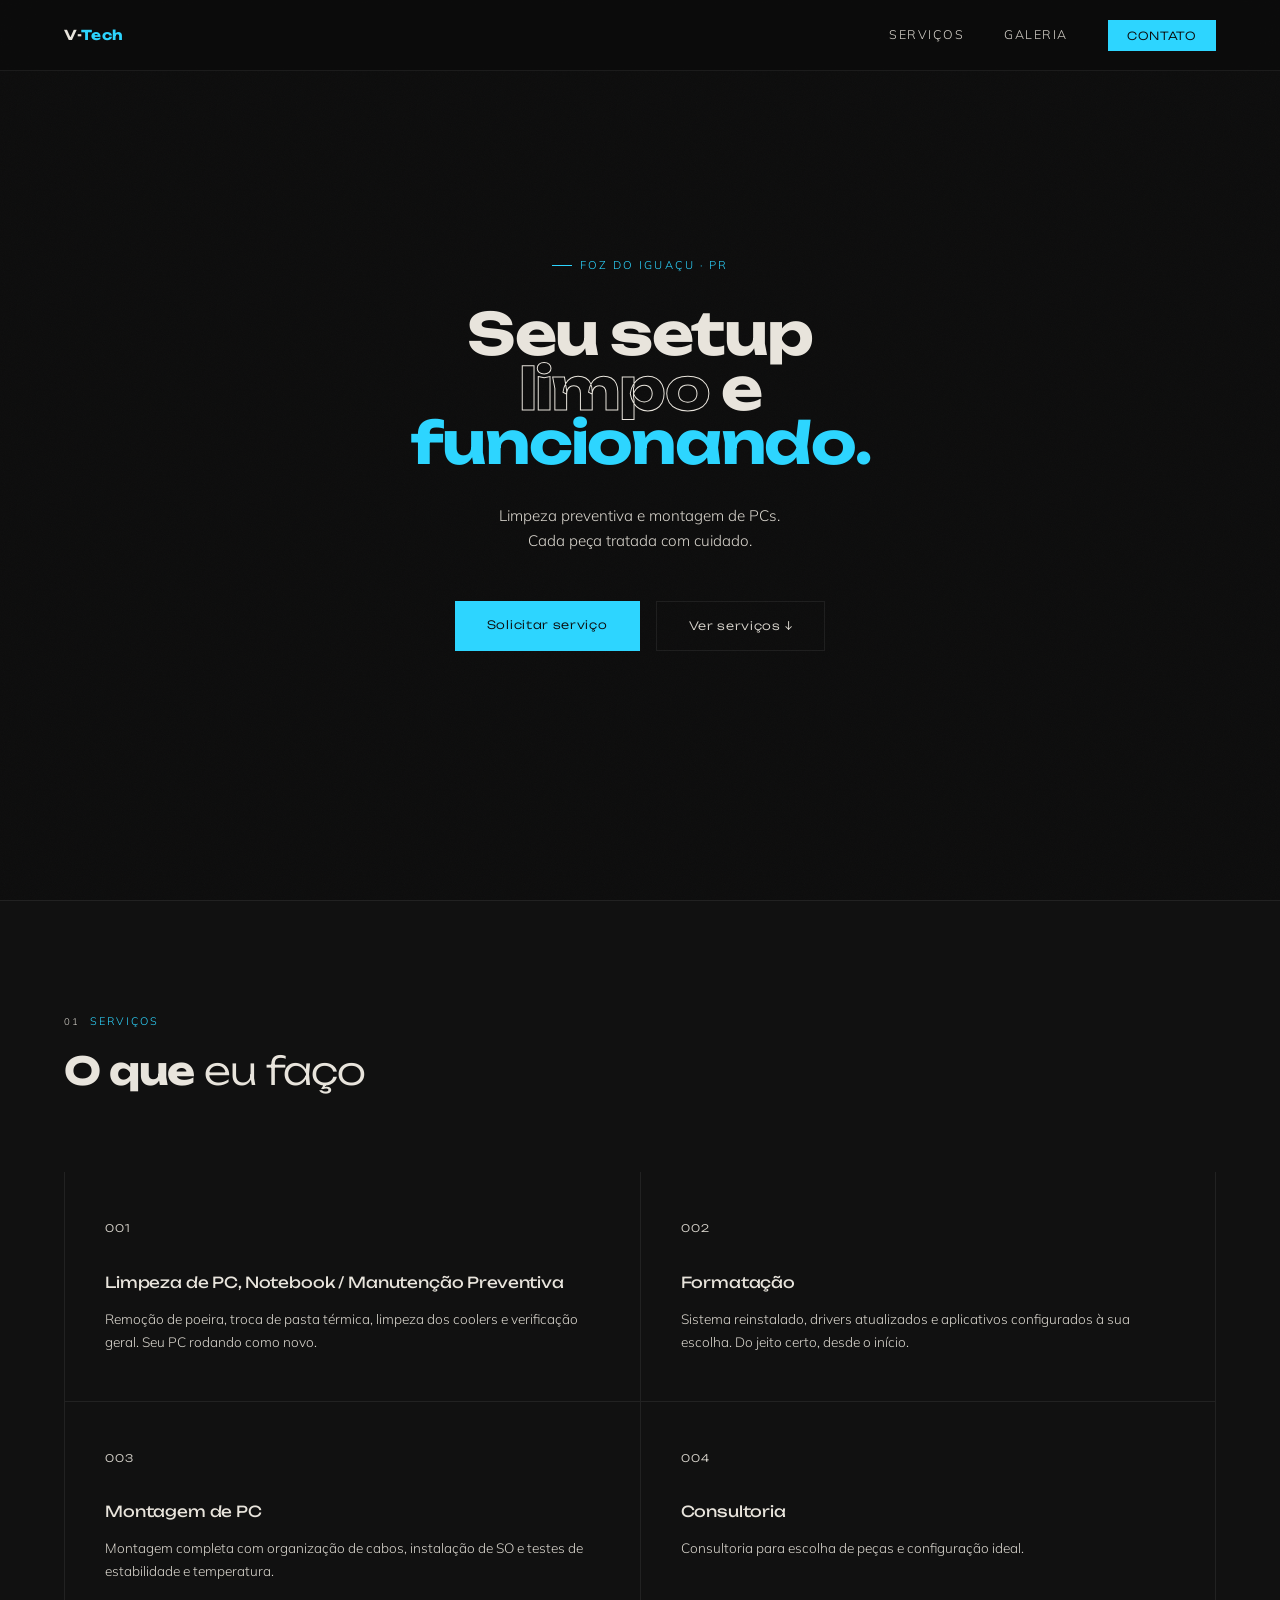
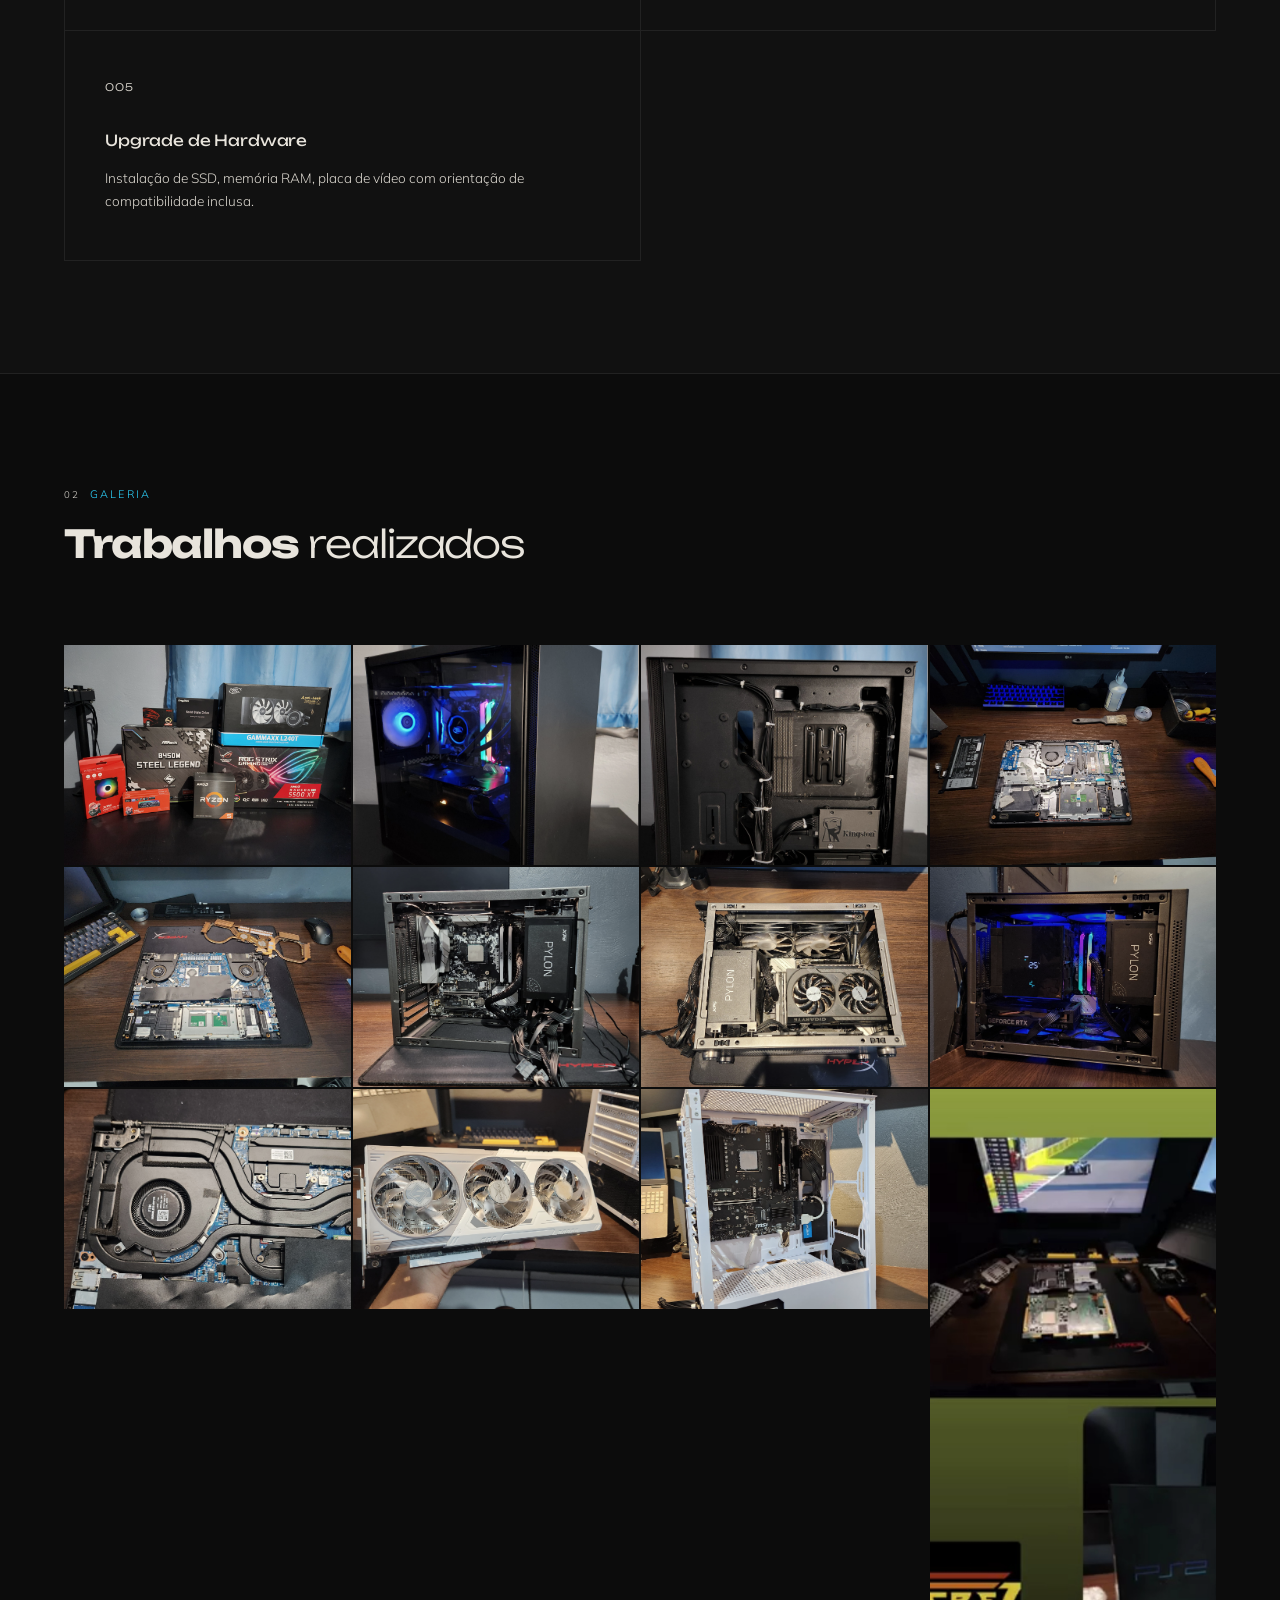
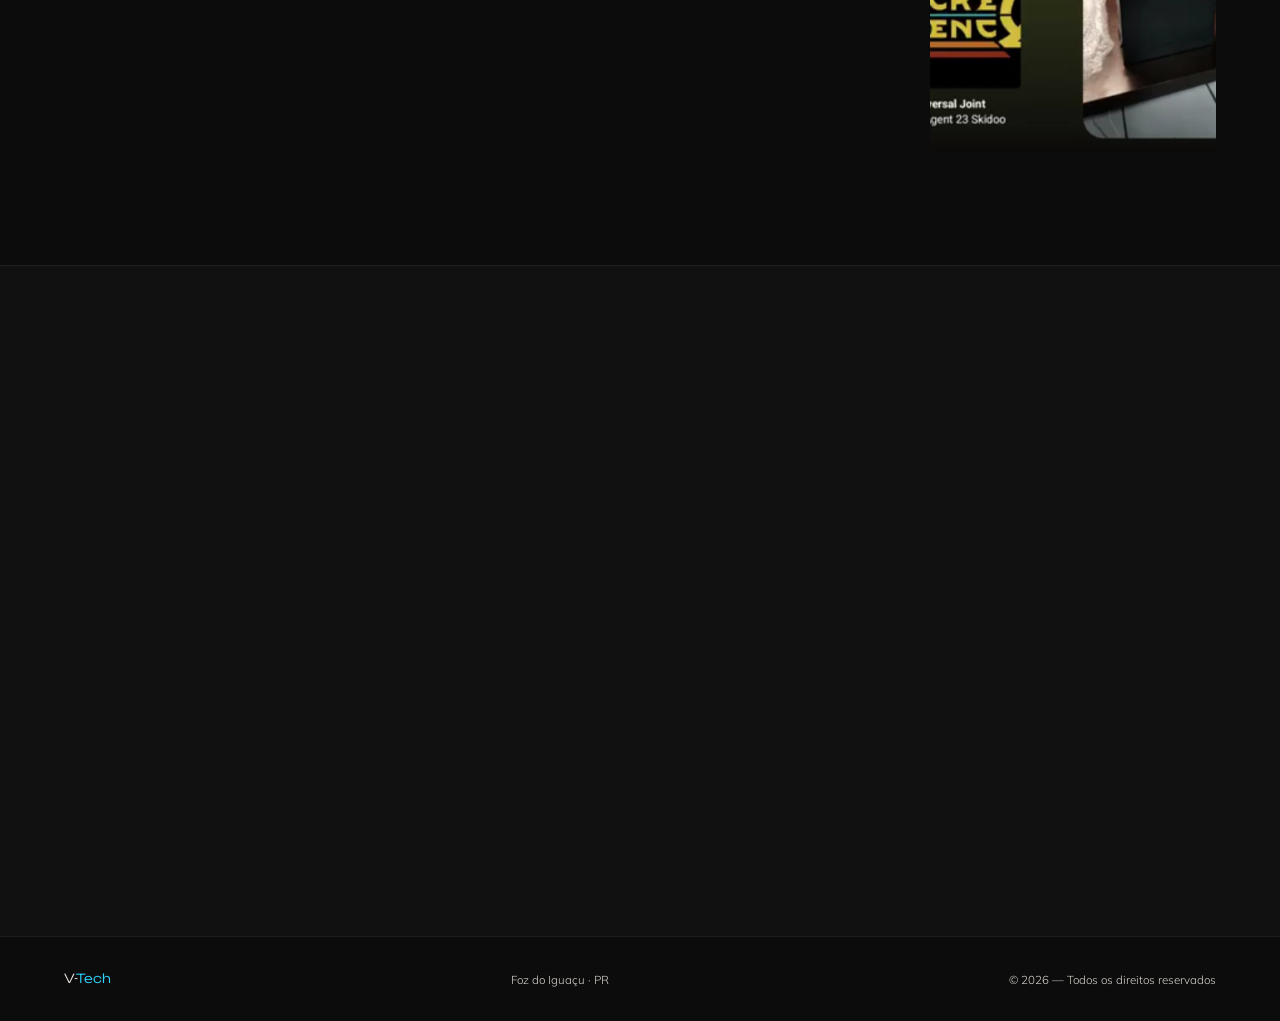
<file: index.html>
<!DOCTYPE html>
<html lang="pt-BR">
<head>
  <meta charset="UTF-8">
  <meta name="viewport" content="width=device-width, initial-scale=1.0">
  <title>V-Tech — Limpeza & Montagem</title>
  <link rel="icon" type="image/png" href="images/logo.png">
  <link rel="preconnect" href="https://fonts.googleapis.com">
  <link href="https://fonts.googleapis.com/css2?family=Unbounded:wght@300;400;700&family=Mulish:wght@300;400;500&display=swap" rel="stylesheet">
  <style>
    :root {
      --bg:       #0c0c0c;
      --bg2:      #111111;
      --bg3:      #161616;
      --line:     rgba(255,255,255,.07);
      --text:     #e8e4dc;
      --muted:    rgba(232, 228, 220, 0.932);
      --accent:   #2dd5ff;
      --accent2:  #00e5b0;
      --radius:   2px;
    }

    *, *::before, *::after { box-sizing: border-box; margin: 0; padding: 0; }
    html { scroll-behavior: smooth; }

    body {
      background: var(--bg);
      color: var(--text);
      font-family: 'Mulish', sans-serif;
      font-weight: 300;
      font-size: 15px;
      line-height: 1.65;
      overflow-x: hidden;
    }



    /* NAV */
    nav {
      position: fixed; top: 0; left: 0; right: 0; z-index: 100;
      display: flex; align-items: center; justify-content: space-between;
      padding: 1.4rem 5%;
      border-bottom: 1px solid var(--line);
      background: rgba(12,12,12,.8);
      backdrop-filter: blur(16px);
    }
    .logo {
      font-family: 'Unbounded', sans-serif;
      font-weight: 700; font-size: .85rem; letter-spacing: .05em;
      color: var(--text); text-decoration: none;
    }
    .logo span { color: var(--accent); }
    nav ul { list-style: none; display: flex; gap: 2.5rem; }
    nav a:not(.logo) {
      color: var(--muted); text-decoration: none; font-size: .78rem;
      letter-spacing: .12em; text-transform: uppercase;
      transition: color .2s;
    }
    nav a:not(.logo):hover { color: var(--text); }
    .nav-cta {
      font-family: 'Unbounded', sans-serif; font-size: .7rem !important;
      color: var(--bg) !important; background: var(--accent);
      padding: .55rem 1.2rem; letter-spacing: .06em !important;
    }
    .nav-cta:hover { background: #25D366; color: var(--bg) !important; }

    /* HERO */
    #hero {
      min-height: 100vh;
      display: flex;
      align-items: center;
      justify-content: center;
      text-align: center;
      padding: 0 5%;
      position: relative; overflow: hidden;
    }
    .hero-noise {
      position: absolute; inset: 0; z-index: 0; opacity: .025;
      background-image: url("data:image/svg+xml,%3Csvg viewBox='0 0 256 256' xmlns='http://www.w3.org/2000/svg'%3E%3Cfilter id='n'%3E%3CfeTurbulence type='fractalNoise' baseFrequency='.9' numOctaves='4' stitchTiles='stitch'/%3E%3C/filter%3E%3Crect width='100%25' height='100%25' filter='url(%23n)'/%3E%3C/svg%3E");
      background-size: 200px;
    }
    .hero-line {
      position: absolute; top: 0; bottom: 0; left: 50%;
      width: 1px; background: var(--line); z-index: 0;
    }
    .hero-left { position: relative; z-index: 1; }
    .hero-tag {
      display: inline-flex; align-items: center; gap: .5rem;
      font-size: .7rem; letter-spacing: .18em; text-transform: uppercase;
      color: var(--accent); margin-bottom: 2rem; justify-content: center;
    }
    .hero-tag::before { content: ''; width: 20px; height: 1px; background: var(--accent); }
    h1 {
      font-family: 'Unbounded', sans-serif;
      font-size: clamp(2.4rem, 4.5vw, 5rem);
      font-weight: 700; line-height: .95;
      letter-spacing: -.03em;
    }
    h1 .outline { -webkit-text-stroke: 1px var(--text); color: transparent; }
    h1 .accent { color: var(--accent); }
    .hero-desc { color: var(--muted); max-width: 480px; margin: 2rem auto 0; font-size: .95rem; }
    .hero-actions { display: flex; gap: 1rem; margin-top: 3rem; flex-wrap: wrap; justify-content: center; }
    .btn {
      font-family: 'Unbounded', sans-serif; font-size: .72rem;
      letter-spacing: .06em; text-decoration: none; padding: .9rem 2rem;
      transition: all .2s; display: inline-block;
    }
    .btn-solid { background: var(--accent); color: var(--bg); }
    .btn-solid:hover { background: #00ffff; transform: translateY(-2px); }
    .btn-ghost { border: 1px solid var(--line); color: var(--muted); }
    .btn-ghost:hover { border-color: rgba(255,255,255,.25); color: var(--text); }
 
    .hero-right {
      position: relative; z-index: 1;
      display: flex; flex-direction: column; gap: 0;
    }
    .hero-stat {
      display: flex; align-items: center; justify-content: space-between;
      padding: 1.6rem 0; border-bottom: 1px solid var(--line);
    }
    .hero-stat:first-child { border-top: 1px solid var(--line); }
    .stat-num {
      font-family: 'Unbounded', sans-serif;
      font-size: clamp(2rem, 3.5vw, 3.5rem);
      font-weight: 300; color: var(--text); letter-spacing: -.04em;
    }
    .stat-num span { color: var(--accent); }
    .stat-label { color: var(--muted); font-size: .8rem; text-align: right; max-width: 140px; }
 

    /* SECTIONS */
    section { padding: 7rem 5%; }
    .sec-header { margin-bottom: 5rem; }
    .sec-tag {
      font-size: .68rem; letter-spacing: .2em; text-transform: uppercase;
      color: var(--accent); display: flex; align-items: center; gap: .6rem;
      margin-bottom: 1.2rem;
    }
    .sec-tag::before { content: '01'; color: var(--muted); font-size: .6rem; }
    .sec-tag.t2::before { content: '02'; }
    .sec-tag.t3::before { content: '03'; }
    h2 {
      font-family: 'Unbounded', sans-serif;
      font-size: clamp(1.8rem, 3vw, 3rem);
      font-weight: 300; letter-spacing: -.03em; line-height: 1.1;
    }
    h2 strong { font-weight: 700; }

    /* SERVIÇOS */
    #servicos { background: var(--bg2); border-top: 1px solid var(--line); border-bottom: 1px solid var(--line); }
    .services-grid {
      display: grid; grid-template-columns: repeat(2, 1fr);
      border-left: 1px solid var(--line);
    }
    .service-item {
      padding: 3rem 2.5rem;
      border-right: 1px solid var(--line);
      border-bottom: 1px solid var(--line);
      position: relative; overflow: hidden;
      transition: background .3s;
    }
    .service-item::after {
      content: ''; position: absolute;
      bottom: 0; left: 0; right: 0; height: 2px;
      background: var(--accent); transform: scaleX(0); transform-origin: left;
      transition: transform .4s cubic-bezier(.16,1,.3,1);
    }
    .service-item:hover { background: var(--bg3); }
    .service-item:hover::after { transform: scaleX(1); }
    .service-num {
      font-family: 'Unbounded', sans-serif;
      font-size: .65rem; color: var(--muted); letter-spacing: .1em; margin-bottom: 2rem;
    }
    .service-icon { font-size: 1.6rem; margin-bottom: 1.5rem; display: block; line-height: 1; }
    .service-item h3 {
      font-family: 'Unbounded', sans-serif;
      font-size: .95rem; font-weight: 400; letter-spacing: -.01em; margin-bottom: .75rem;
    }
    .service-item p { color: var(--muted); font-size: .85rem; line-height: 1.7; }
    .service-price {
      display: inline-block; margin-top: 1.5rem;
      font-family: 'Unbounded', sans-serif; font-size: .7rem;
      color: var(--accent2); letter-spacing: .06em;
    }

    /* GALERIA */
    #galeria { background: var(--bg); }
    .gallery-grid {
      display: grid;
      grid-template-columns: repeat(4, 1fr);
      grid-auto-rows: 220px;
      gap: 2px;
    }
    .gallery-item {
      background: var(--bg3); position: relative; overflow: hidden;
    }
    .gallery-item.wide { grid-column: span 1; }
    .gallery-item.tall { grid-row: span 3; }
    .gallery-item img {
      width: 100%; height: 100%; object-fit: cover;
      transition: transform .6s cubic-bezier(.16,1,.3,1), filter .4s;
      filter: grayscale(20%);
    }
    .gallery-item:hover img { transform: scale(1.06); filter: grayscale(0%); }
    .gallery-placeholder {
      width: 100%; height: 100%;
      display: flex; flex-direction: column;
      align-items: center; justify-content: center;
      gap: .5rem; color: var(--muted);
      border: 1px dashed var(--line);
      font-size: .7rem; letter-spacing: .1em; text-transform: uppercase;
    }
    .gallery-placeholder svg { opacity: .3; }
    .gallery-overlay {
      position: absolute; inset: 0;
      background: linear-gradient(to top, rgba(12,12,12,.8) 0%, transparent 60%);
      opacity: 0; transition: opacity .3s;
      display: flex; align-items: flex-end; padding: 1.2rem;
    }
    .gallery-item:hover .gallery-overlay { opacity: 1; }
    .gallery-label { font-size: .72rem; letter-spacing: .1em; text-transform: uppercase; }

    /* CONTATO */
    #contato { background: var(--bg2); border-top: 1px solid var(--line); }
    .contato-layout { display: grid; grid-template-columns: 1fr 1.2fr; gap: 6rem; align-items: start; }
    .contato-info p { color: var(--muted); margin-top: 1.5rem; font-size: .9rem; max-width: 340px; line-height: 1.8; }
   .contato-badge {
  margin-top: 2.5rem;
  padding: 2rem;
  border: 1px solid var(--accent); /* Borda na cor principal */
  background: linear-gradient(145deg, rgba(45, 213, 255, 0.05) 0%, rgba(12, 12, 12, 1) 100%);
  display: flex;
  align-items: flex-start;
  gap: 1.2rem;
  position: relative;
  overflow: hidden;
  box-shadow: 0 10px 30px rgba(0, 0, 0, 0.5);
}

.contato-badge::before {
  content: '';
  position: absolute;
  left: 0;
  top: 0;
  height: 100%;
  width: 3px;
  background: var(--accent);
  box-shadow: 0 0 15px var(--accent);
}

.badge-text strong.title {
  display: block;
  color: var(--accent);
  font-family: 'Unbounded', sans-serif;
  font-size: 0.9rem;
  text-transform: uppercase;
  letter-spacing: 0.05em;
  margin-bottom: 0.8rem;
}

.badge-text .schedule-item {
  display: block;
  margin-bottom: 0.5rem;
  font-size: 0.85rem;
  color: var(--text);
}

.badge-text .schedule-item b {
  color: var(--accent2);
  font-weight: 500;
}

    .badge-dot {
      width: 8px; height: 8px; border-radius: 50%;
      background: var(--accent2); flex-shrink: 0;
      box-shadow: 0 0 8px var(--accent2);
      animation: pulse 2s ease-in-out infinite;
    }
    @keyframes pulse { 0%,100%{opacity:1} 50%{opacity:.4} }
    .badge-text { font-size: .75rem; color: var(--muted); line-height: 1.5; }
    .badge-text strong { display: block; color: var(--text); font-size: .8rem; margin-bottom: .15rem; }

    .contato-form { display: flex; flex-direction: column; gap: 0; }
    .filter-label {
      font-size: .68rem; letter-spacing: .16em; text-transform: uppercase;
      color: var(--muted); margin-bottom: 1rem;
    }
    .filter-chips { display: flex; flex-wrap: wrap; gap: .5rem; margin-bottom: 2.5rem; }
    .chip {
      padding: .5rem 1rem; border: 1px solid var(--line); background: transparent;
      color: var(--muted); font-family: 'Mulish', sans-serif;
      font-size: .78rem; letter-spacing: .06em;
      cursor: pointer; transition: all .2s; user-select: none;
    }
    .chip:hover { border-color: rgba(255,255,255,.2); color: var(--text); }
    .chip.active { border-color: var(--accent); background: rgba(200,255,0,.06); color: var(--accent); }

    .form-field { position: relative; margin-bottom: 1px; }
    .form-field input, .form-field textarea {
      width: 100%; background: transparent;
      border: none; border-bottom: 1px solid var(--line);
      color: var(--text); font-family: 'Mulish', sans-serif;
      font-size: .9rem; font-weight: 300;
      padding: 1.2rem 0; outline: none;
      transition: border-color .2s; resize: none;
    }
    .form-field input:focus, .form-field textarea:focus { border-color: var(--accent); }
    .form-field label {
      position: absolute; top: 1.2rem; left: 0;
      font-size: .78rem; letter-spacing: .1em; text-transform: uppercase;
      color: var(--muted); pointer-events: none; transition: all .2s;
    }
    .form-field input:focus ~ label,
    .form-field input:not(:placeholder-shown) ~ label,
    .form-field textarea:focus ~ label,
    .form-field textarea:not(:placeholder-shown) ~ label {
      top: -.8rem; font-size: .65rem; color: var(--accent);
    }
    .form-field textarea { min-height: 100px; }
    .btn-whatsapp {
      display: flex; align-items: center; justify-content: center; gap: .75rem;
      margin-top: 2.5rem; padding: 1.1rem;
      background: var(--accent); color: var(--bg);
      font-family: 'Unbounded', sans-serif; font-size: .75rem;
      letter-spacing: .06em; border: none; cursor: pointer;
      transition: background .2s, transform .2s; width: 100%;
    }
    .btn-whatsapp:hover { background: #25D366; transform: translateY(-2px); }

    /* FOOTER */
    footer {
      padding: 2rem 5%; border-top: 1px solid var(--line);
      display: flex; justify-content: space-between; align-items: center;
      font-size: .72rem; color: var(--muted); flex-wrap: wrap; gap: 1rem;
    }
    .footer-logo { font-family: 'Unbounded', sans-serif; font-size: .78rem; color: var(--text); }
    .footer-logo span { color: var(--accent); }

    /* REVEAL */
    .reveal { opacity: 0; transform: translateY(20px); transition: opacity .7s, transform .7s; }
    .reveal.visible { opacity: 1; transform: none; }

    /* RESPONSIVE */
    @media (max-width: 900px) {
      #hero { grid-template-columns: 1fr; padding-top: 8rem; }
      .hero-line { display: none; }
      .hero-right { margin-top: 3rem; }
      .services-grid { grid-template-columns: 1fr 1fr; }
      .gallery-grid { grid-template-columns: 1fr 1fr; }
      .contato-layout { grid-template-columns: 1fr; gap: 3rem; }
      nav ul { display: none; }
    }
    @media (max-width: 560px) {
      .services-grid { grid-template-columns: 1fr; }
      .gallery-grid { grid-template-columns: 1fr; }
      .gallery-item.wide, .gallery-item.tall { grid-column: span 1; grid-row: span 1; }
    }
  </style>
</head>
<body>

<!-- NAV -->
  <nav>
    <a href="#" class="logo">V-<span>Tech</span></a>
    <ul>
      <li><a href="#servicos">Serviços</a></li>
      <li><a href="#galeria">Galeria</a></li>
      <li><a href="#contato" class="nav-cta">Contato</a></li>
    </ul>
  </nav>

  <!-- HERO -->
  <section id="hero">
    <div class="hero-noise"></div>
 
    <div class="hero-left">
      <div class="hero-tag">Foz do Iguaçu · PR</div>
      <h1>
        Seu setup<br>
        <span class="outline">limpo</span> e<br>
        <span class="accent">funcionando.</span>
      </h1>
      <p class="hero-desc">Limpeza preventiva e montagem de PCs. <br>Cada peça tratada com cuidado.</p>
      <div class="hero-actions">
        <a href="#contato" class="btn btn-solid">Solicitar serviço</a>
        <a href="#servicos" class="btn btn-ghost">Ver serviços ↓</a>
      </div>
    </div>
 
 
  </section>

  <!-- SERVIÇOS -->
  <section id="servicos">
    <div class="sec-header reveal">
      <div class="sec-tag">Serviços</div>
      <h2><strong>O que</strong> eu faço</h2>
    </div>
    <div class="services-grid reveal">
      <div class="service-item">
        <div class="service-num">001</div>
        <h3>Limpeza de PC, Notebook / Manutenção Preventiva</h3>
        <p>Remoção de poeira, troca de pasta térmica, limpeza dos coolers e verificação geral. Seu PC rodando como novo.</p>
        <!--<span class="service-price">A partir de R$ 80</span>-->
      </div>
      <div class="service-item">
        <div class="service-num">002</div>
        <h3>Formatação</h3>
        <p>Sistema reinstalado, drivers atualizados e aplicativos configurados à sua escolha. Do jeito certo, desde o início.</p>
        <!--<span class="service-price">A partir de R$ 80</span>-->
      </div>
      <div class="service-item">
        <div class="service-num">003</div>
        <h3>Montagem de PC</h3>
        <p>Montagem completa com organização de cabos, instalação de SO e testes de estabilidade e temperatura.</p>
        <!--<span class="service-price">A partir de R$ 80</span>-->
      </div>
      <div class="service-item">
        <div class="service-num">004</div>
        <h3>Consultoria</h3>
        <p>Consultoria para escolha de peças e configuração ideal.</p>
        <!--<span class="service-price">A partir de R$ 80</span>-->
      </div>
      <div class="service-item">
        <div class="service-num">005</div>
        <h3>Upgrade de Hardware</h3>
        <p>Instalação de SSD, memória RAM, placa de vídeo com orientação de compatibilidade inclusa.</p>
        <!--<span class="service-price">A partir de R$ 80</span>-->
      </div>
      <!--<div class="service-item">
        <div class="service-num">004</div>
        <span class="service-icon">⚡</span>
        <h3>Diagnóstico</h3>
        <p>Identificação de falhas em hardware, superaquecimento, travamentos e boot. Orçamento antes de qualquer serviço.</p>
        <span class="service-price">A partir de R$ 80</span>
      </div>-->
      <!--<div class="service-item">
        <div class="service-num">006</div>
        <h3>Limpeza de Console</h3>
        <p>PS1, PS2, PS3, PS4, Xbox e mais. Limpeza interna completa, pasta térmica e teste de funcionamento.</p>
        <span class="service-price">A partir de R$ 80</span>
      </div>-->
  </section>

  <!-- GALERIA -->
  <section id="galeria">
    <div class="sec-header reveal">
      <div class="sec-tag t2">Galeria</div>
      <h2><strong>Trabalhos</strong> realizados</h2>
    </div>
    <div class="gallery-grid reveal">
      <div class="gallery-item wide">
        <img src="images/20241009_013959.jpg" alt="">
      </div>
      <div class="gallery-item">
        <img src="images/20241009_011612.jpg" alt="">
      </div>
      <div class="gallery-item">
        <img src="images/20241009_011850.jpg" alt="">
      </div>
       
      <div class="gallery-item">
        <img src="images/20250629_183315.jpg" alt="">
      </div>
      <div class="gallery-item">
        <img src="images/20251228_160811.jpg" alt="">
      </div>
      <div class="gallery-item">
        <img src="images/20260106_203029.jpg" alt="">
      </div>
      <div class="gallery-item">
        <img src="images/20260307_163542.jpg" alt="">
      </div>
      
      <div class="gallery-item">
        <img src="images/20260307_200558.jpg" alt="">
      </div>
      
      <div class="gallery-item">
        <img src="images/20251228_164013.jpg" alt="">
      </div>
      <div class="gallery-item">
        <img src="images/20260217_214838.jpg" alt="">
      </div>
      <div class="gallery-item">
        <img src="images/20260217_215034.jpg" alt="">
      </div>
      <div class="gallery-item tall">
        <img src="images/Screenshot_20260322_231240_Instagram.jpg" alt="">
      </div>
       
    </div>
  </section>

  <!-- CONTATO -->
  <section id="contato">
    <div class="contato-layout">
      <div class="contato-info reveal">
        <div class="sec-tag t3">Contato</div>
        <!--<h2><strong>Vamos</strong><br>conversar</h2>
        <p>Selecione o serviço que precisa, descreva o problema e eu entro em contato pelo WhatsApp com o orçamento.</p>-->
        <div class="contato-badge">
  <div class="badge-dot"></div>
  <div class="badge-text">
    <strong class="title">Logística e Horários</strong>
    
    <span class="schedule-item">
      <b>Segunda a Sexta:</b><br>
      Coleta e entrega a partir das 18:30 (sob agendamento).
    </span>
    
    <span class="schedule-item">
      <b>Finais de Semana:</b><br>
      Atendimento domiciliar ou retirada (horário flexível).
    </span>
  </div>
</div>
      </div>

      <div class="contato-form reveal">
        <p class="filter-label">Selecione o(s) serviço(s)</p>
        <div class="filter-chips">
          <button class="chip" onclick="toggleChip(this)">Limpeza de PC</button>
          <button class="chip" onclick="toggleChip(this)">Limpeza de Notebook</button>
          <button class="chip" onclick="toggleChip(this)">Montagem de PC</button>
          <button class="chip" onclick="toggleChip(this)">Formatação</button>
          <button class="chip" onclick="toggleChip(this)">Consultoria</button>
          <!--<button class="chip" onclick="toggleChip(this)">Limpeza de Console</button>-->
          <!--<button class="chip" onclick="toggleChip(this)">Diagnóstico</button>-->
          <button class="chip" onclick="toggleChip(this)">Upgrade de Hardware</button>
        </div>

        <div class="form-field">
          <input type="text" id="nome" placeholder=" " autocomplete="off">
          <label for="nome">Nome</label>
        </div>
        <div class="form-field" style="margin-top:1.5rem">
          <textarea id="msg" placeholder=" " rows="4"></textarea>
          <label for="msg">Descreva o seu equipamento</label>
        </div>

        <button class="btn-whatsapp" onclick="enviarWhatsApp()">
          <svg width="18" height="18" viewBox="0 0 24 24" fill="currentColor"><path d="M17.472 14.382c-.297-.149-1.758-.867-2.03-.967-.273-.099-.471-.148-.67.15-.197.297-.767.966-.94 1.164-.173.199-.347.223-.644.075-.297-.15-1.255-.463-2.39-1.475-.883-.788-1.48-1.761-1.653-2.059-.173-.297-.018-.458.13-.606.134-.133.298-.347.446-.52.149-.174.198-.298.298-.497.099-.198.05-.371-.025-.52-.075-.149-.669-1.612-.916-2.207-.242-.579-.487-.5-.669-.51-.173-.008-.371-.01-.57-.01-.198 0-.52.074-.792.372-.272.297-1.04 1.016-1.04 2.479 0 1.462 1.065 2.875 1.213 3.074.149.198 2.096 3.2 5.077 4.487.709.306 1.262.489 1.694.625.712.227 1.36.195 1.871.118.571-.085 1.758-.719 2.006-1.413.248-.694.248-1.289.173-1.413-.074-.124-.272-.198-.57-.347m-5.421 7.403h-.004a9.87 9.87 0 01-5.031-1.378l-.361-.214-3.741.982.998-3.648-.235-.374a9.86 9.86 0 01-1.51-5.26c.001-5.45 4.436-9.884 9.888-9.884 2.64 0 5.122 1.03 6.988 2.898a9.825 9.825 0 012.893 6.994c-.003 5.45-4.437 9.884-9.885 9.884m8.413-18.297A11.815 11.815 0 0012.05 0C5.495 0 .16 5.335.157 11.892c0 2.096.547 4.142 1.588 5.945L.057 24l6.305-1.654a11.882 11.882 0 005.683 1.448h.005c6.554 0 11.89-5.335 11.893-11.893a11.821 11.821 0 00-3.48-8.413z"/></svg>
          Enviar pelo WhatsApp
        </button>
      </div>
    </div>
  </section>

  <!-- FOOTER -->
  <footer>
    <span class="footer-logo">V-<span>Tech</span></span>
    <span>Foz do Iguaçu · PR</span>
    <span>© 2026 — Todos os direitos reservados</span>
  </footer>

  <script>
    const obs = new IntersectionObserver(entries => {
      entries.forEach(e => {
        if (e.isIntersecting) { e.target.classList.add('visible'); obs.unobserve(e.target); }
      });
    }, { threshold: 0.08 });
    document.querySelectorAll('.reveal').forEach(el => obs.observe(el));

    function toggleChip(el) { el.classList.toggle('active'); }

    function enviarWhatsApp() {
  const nome  = document.getElementById('nome').value.trim();
  const msg   = document.getElementById('msg').value.trim();
  const chips = [...document.querySelectorAll('.chip.active')].map(c => c.textContent);

  if (!chips.length && !msg) {
    alert('Selecione ao menos um serviço ou descreva o que precisa.');
    return;
  }

  let texto = 'Olá! Vim pelo site e gostaria de saber sobre';

  if (chips.length === 1) {
    texto += ` ${chips[0]}.`;
  } else if (chips.length > 1) {
    const ultimo = chips.pop();
    texto += ` ${chips.join(', ')} e ${ultimo}.`;
  } else {
    texto += ' um serviço.';
  }

  if (nome) texto += `\n\nMeu nome é ${nome}.`;
  if (msg)  texto += `\n\nEquipamento: ${msg}`;

  const numero = '554598375761';
  window.open(`https://wa.me/${numero}?text=${encodeURIComponent(texto)}`, '_blank');
}
  </script>
</body>
</html>
</file>
